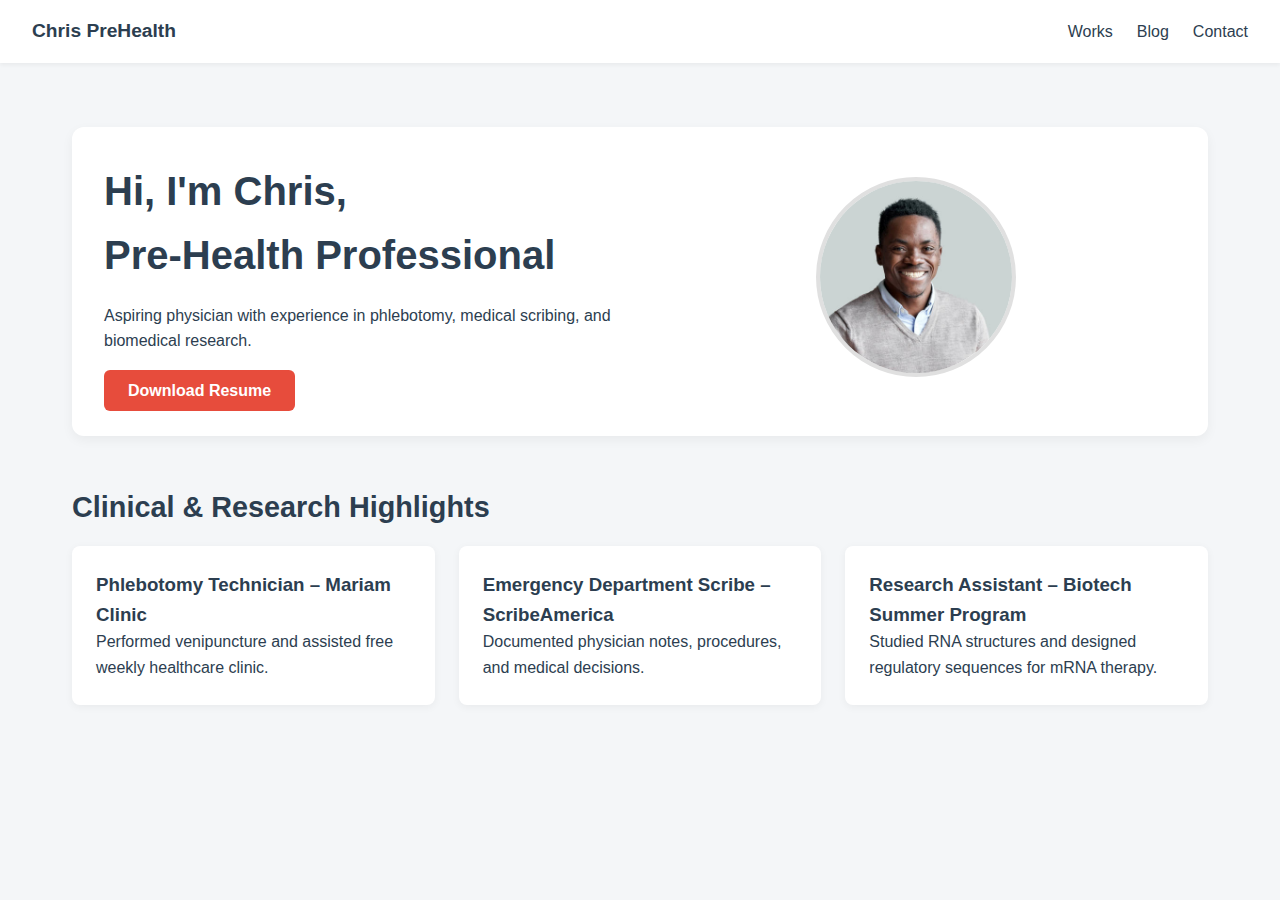
<file: index.html>
<!DOCTYPE html>
<html lang="en">
<head>
    <meta charset="UTF-8" />
    <meta name="viewport" content="width=device-width, initial-scale=1.0"/>
    <title>Chris PreHealth Portfolio</title>
    <link rel="stylesheet" href="styles.css" />
</head>
<body>
    <header class="navbar">
        <div class="logo">Chris PreHealth</div>
        <nav>
            <ul class="nav-links">
                <li><a href="works.html">Works</a></li>
                <li><a href="blog.html">Blog</a></li>
                <li><a href="contact.html">Contact</a></li>
            </ul>
        </nav>
    </header>

    <main class="container">
        <section class="hero">
            <div class="hero-text">
                <h1>Hi, I'm Chris,<br> Pre-Health Professional</h1>
                <p>Aspiring physician with experience in phlebotomy, medical scribing, and biomedical research.</p>
                <a href="./resume/Chris_PreHealth_Resume.pdf" class="btn">Download Resume</a>
            </div>
            <div class="hero-img">
                <img src="assets/img/profile.jpg" alt="Chris PreHealth Headshot" />
            </div>
        </section>

        <section class="posts">
            <h2>Clinical & Research Highlights</h2>
            <div class="cards">
                <div class="card">
                    <h3>Phlebotomy Technician – Mariam Clinic</h3>
                    <p>Performed venipuncture and assisted free weekly healthcare clinic.</p>
                </div>
                <div class="card">
                    <h3>Emergency Department Scribe – ScribeAmerica</h3>
                    <p>Documented physician notes, procedures, and medical decisions.</p>
                </div>
                <div class="card">
                    <h3>Research Assistant – Biotech Summer Program</h3>
                    <p>Studied RNA structures and designed regulatory sequences for mRNA therapy.</p>
                </div>
            </div>
        </section>
    </main>
</body>
</html>
</file>
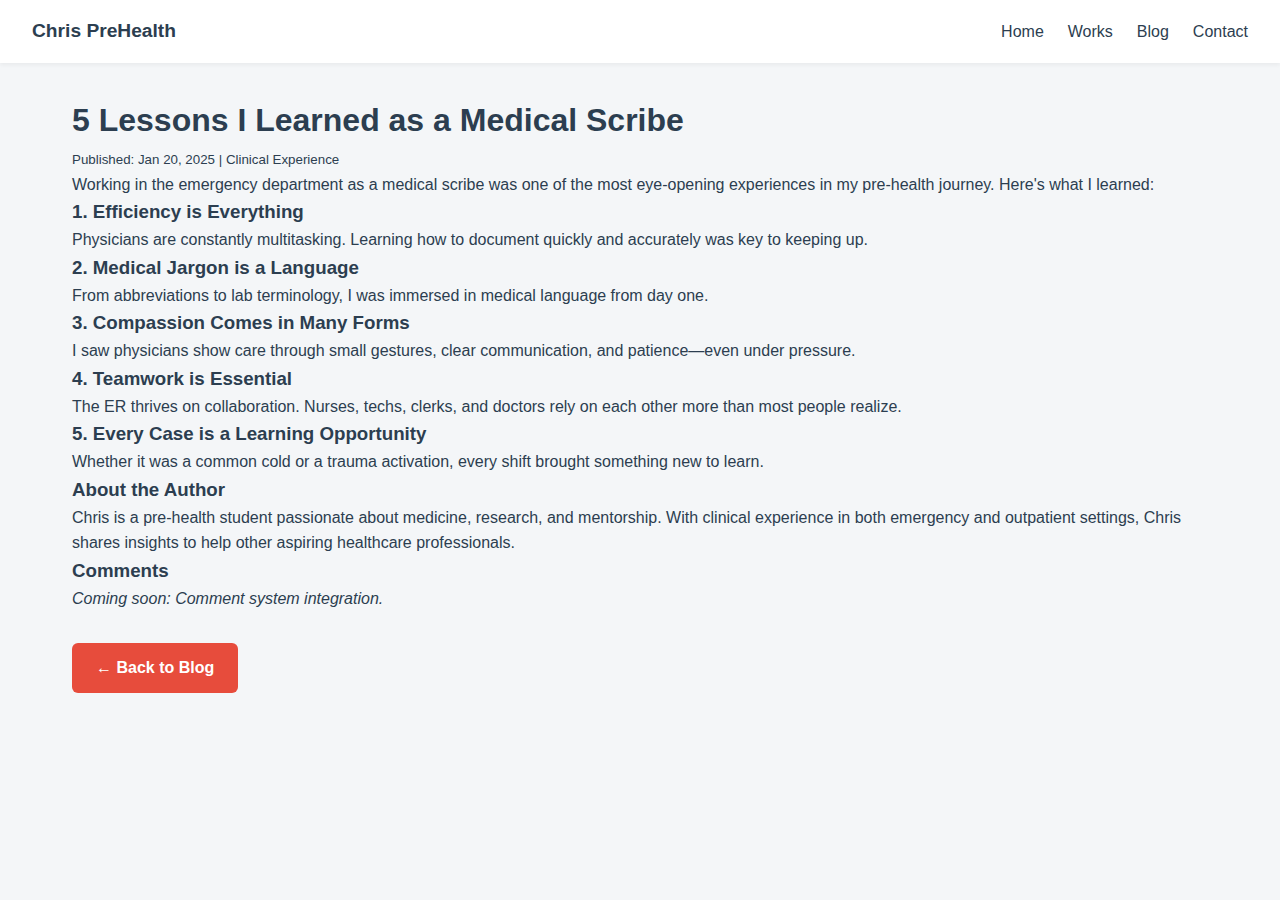
<file: blog-post-1.html>
<!DOCTYPE html>
<html lang="en">
<head>
  <meta charset="UTF-8" />
  <meta name="viewport" content="width=device-width, initial-scale=1.0"/>
  <title>5 Lessons I Learned as a Medical Scribe</title>
  <link rel="stylesheet" href="styles.css" />
</head>
<body>
  <header class="navbar">
    <div class="logo">Chris PreHealth</div>
    <nav>
      <ul class="nav-links">
        <li><a href="index.html">Home</a></li>
        <li><a href="works.html">Works</a></li>
        <li><a href="blog.html">Blog</a></li>
        <li><a href="#">Contact</a></li>
      </ul>
    </nav>
  </header>

  <main class="container">
    <h1>5 Lessons I Learned as a Medical Scribe</h1>
    <p><small>Published: Jan 20, 2025 | Clinical Experience</small></p>

    <article>
      <p>Working in the emergency department as a medical scribe was one of the most eye-opening experiences in my pre-health journey. Here's what I learned:</p>

      <h3>1. Efficiency is Everything</h3>
      <p>Physicians are constantly multitasking. Learning how to document quickly and accurately was key to keeping up.</p>

      <h3>2. Medical Jargon is a Language</h3>
      <p>From abbreviations to lab terminology, I was immersed in medical language from day one.</p>

      <h3>3. Compassion Comes in Many Forms</h3>
      <p>I saw physicians show care through small gestures, clear communication, and patience—even under pressure.</p>

      <h3>4. Teamwork is Essential</h3>
      <p>The ER thrives on collaboration. Nurses, techs, clerks, and doctors rely on each other more than most people realize.</p>

      <h3>5. Every Case is a Learning Opportunity</h3>
      <p>Whether it was a common cold or a trauma activation, every shift brought something new to learn.</p>
    </article>

    <section class="author-bio">
      <h3>About the Author</h3>
      <p>Chris is a pre-health student passionate about medicine, research, and mentorship. With clinical experience in both emergency and outpatient settings, Chris shares insights to help other aspiring healthcare professionals.</p>
    </section>

    <section class="comments">
      <h3>Comments</h3>
      <p><em>Coming soon: Comment system integration.</em></p>
    </section>

    <a href="blog.html" class="btn" style="display:inline-block;margin-top:2rem;">← Back to Blog</a>
  </main>
</body>
</html>
</file>
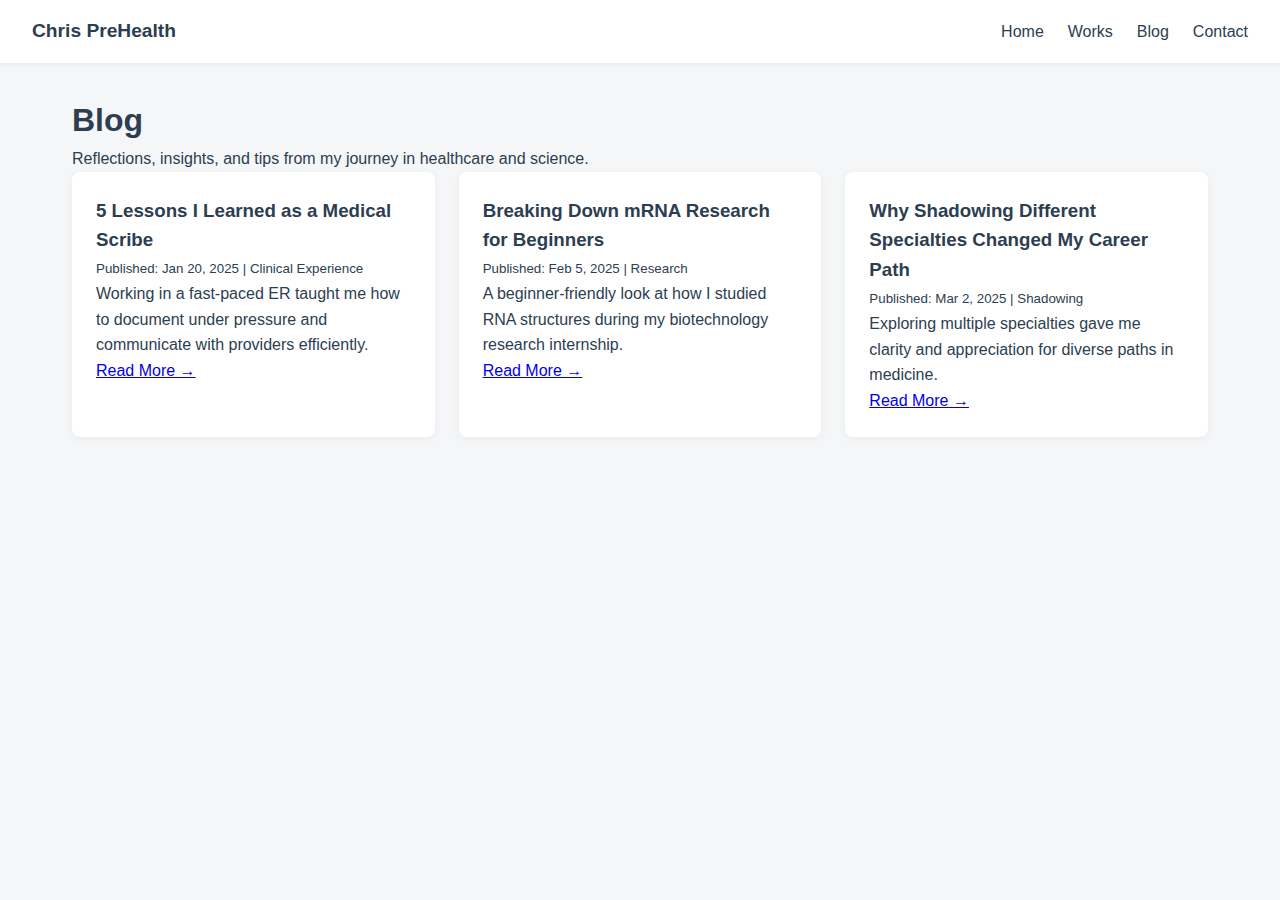
<file: blog.html>
<!DOCTYPE html>
<html lang="en">
<head>
  <meta charset="UTF-8" />
  <meta name="viewport" content="width=device-width, initial-scale=1.0"/>
  <title>Chris PreHealth | Blog</title>
  <link rel="stylesheet" href="styles.css" />
</head>
<body>
  <header class="navbar">
    <div class="logo">Chris PreHealth</div>
    <nav>
      <ul class="nav-links">
        <li><a href="index.html">Home</a></li>
        <li><a href="works.html">Works</a></li>
        <li><a href="blog.html">Blog</a></li>
        <li><a href="contact.html">Contact</a></li>
      </ul>
    </nav>
  </header>

  <main class="container">
    <h1>Blog</h1>
    <p>Reflections, insights, and tips from my journey in healthcare and science.</p>

    <div class="cards">
      <div class="card">
        <h3>5 Lessons I Learned as a Medical Scribe</h3>
        <p><small>Published: Jan 20, 2025 | Clinical Experience</small></p>
        <p>Working in a fast-paced ER taught me how to document under pressure and communicate with providers efficiently.</p>
        <a href="#">Read More →</a>
      </div>
      <div class="card">
        <h3>Breaking Down mRNA Research for Beginners</h3>
        <p><small>Published: Feb 5, 2025 | Research</small></p>
        <p>A beginner-friendly look at how I studied RNA structures during my biotechnology research internship.</p>
        <a href="#">Read More →</a>
      </div>
      <div class="card">
        <h3>Why Shadowing Different Specialties Changed My Career Path</h3>
        <p><small>Published: Mar 2, 2025 | Shadowing</small></p>
        <p>Exploring multiple specialties gave me clarity and appreciation for diverse paths in medicine.</p>
        <a href="#">Read More →</a>
      </div>
    </div>
  </main>
</body>
</html>
</file>
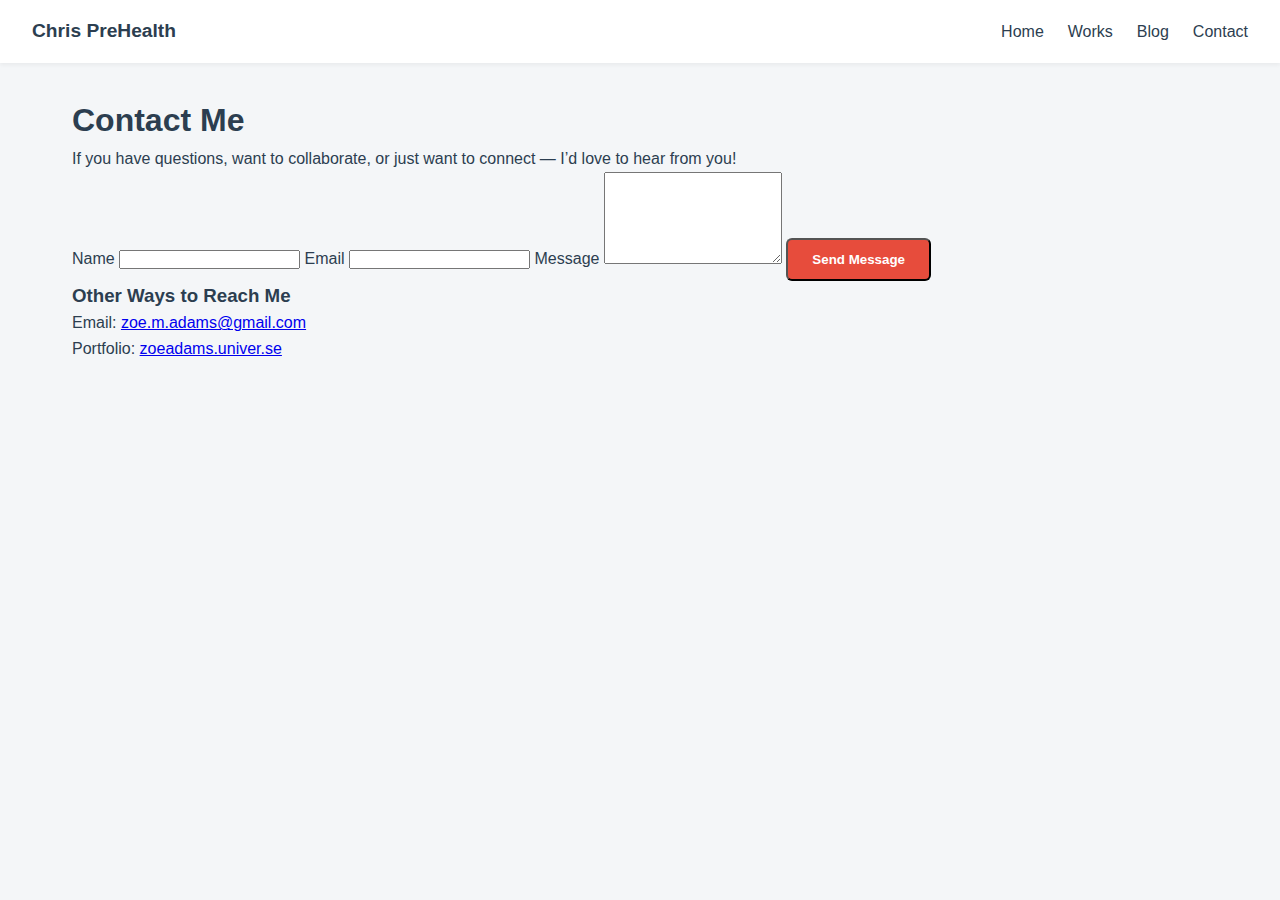
<file: contact.html>
<!DOCTYPE html>
<html lang="en">
<head>
  <meta charset="UTF-8" />
  <meta name="viewport" content="width=device-width, initial-scale=1.0"/>
  <title>Chris PreHealth | Contact</title>
  <link rel="stylesheet" href="styles.css" />
</head>
<body>
  <header class="navbar">
    <div class="logo">Chris PreHealth</div>
    <nav>
      <ul class="nav-links">
        <li><a href="index.html">Home</a></li>
        <li><a href="works.html">Works</a></li>
        <li><a href="blog.html">Blog</a></li>
        <li><a href="contact.html">Contact</a></li>
      </ul>
    </nav>
  </header>

  <main class="container">
    <h1>Contact Me</h1>
    <p>If you have questions, want to collaborate, or just want to connect — I’d love to hear from you!</p>

    <form action="#" method="POST" class="contact-form">
      <label for="name">Name</label>
      <input type="text" id="name" name="name" required />

      <label for="email">Email</label>
      <input type="email" id="email" name="email" required />

      <label for="message">Message</label>
      <textarea id="message" name="message" rows="6" required></textarea>

      <button type="submit" class="btn">Send Message</button>
    </form>

    <section class="author-bio">
      <h3>Other Ways to Reach Me</h3>
      <p>Email: <a href="mailto:zoe.m.adams@gmail.com">zoe.m.adams@gmail.com</a></p>
      <p>Portfolio: <a href="https://zoeadams.univer.se/web-design" target="_blank">zoeadams.univer.se</a></p>
    </section>
  </main>
</body>
</html>
</file>
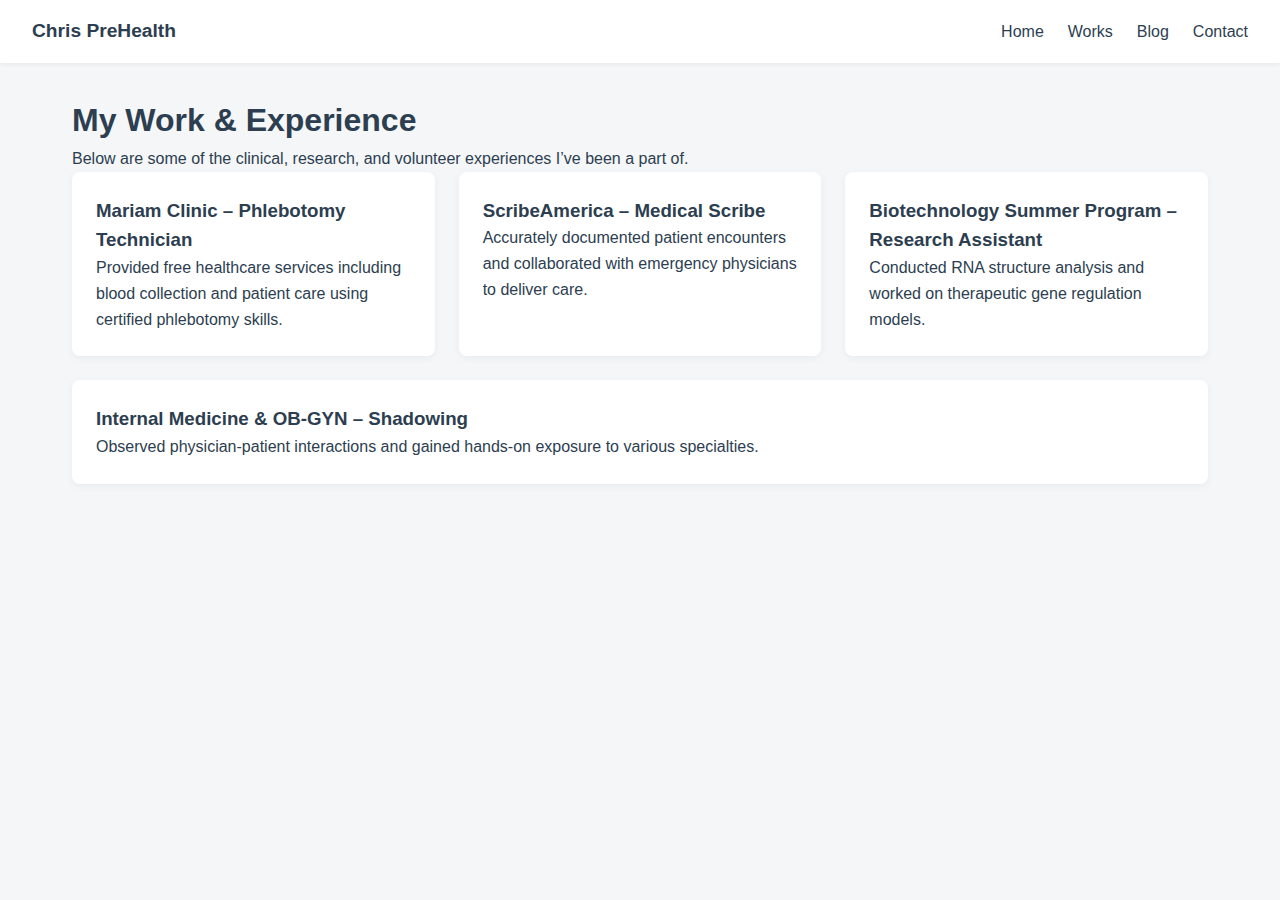
<file: works.html>
<!DOCTYPE html>
<html lang="en">
<head>
  <meta charset="UTF-8" />
  <meta name="viewport" content="width=device-width, initial-scale=1.0"/>
  <title>Chris PreHealth | Works</title>
  <link rel="stylesheet" href="styles.css" />
</head>
<body>
  <header class="navbar">
    <div class="logo">Chris PreHealth</div>
    <nav>
      <ul class="nav-links">
        <li><a href="index.html">Home</a></li>
        <li><a href="works.html">Works</a></li>
        <li><a href="blog.html">Blog</a></li>
        <li><a href="contact.html">Contact</a></li>
      </ul>
    </nav>
  </header>

  <main class="container">
    <h1>My Work & Experience</h1>
    <p>Below are some of the clinical, research, and volunteer experiences I’ve been a part of.</p>

    <div class="cards">
      <div class="card">
        <h3>Mariam Clinic – Phlebotomy Technician</h3>
        <p>Provided free healthcare services including blood collection and patient care using certified phlebotomy skills.</p>
      </div>
      <div class="card">
        <h3>ScribeAmerica – Medical Scribe</h3>
        <p>Accurately documented patient encounters and collaborated with emergency physicians to deliver care.</p>
      </div>
      <div class="card">
        <h3>Biotechnology Summer Program – Research Assistant</h3>
        <p>Conducted RNA structure analysis and worked on therapeutic gene regulation models.</p>
      </div>
      <div class="card">
        <h3>Internal Medicine & OB-GYN – Shadowing</h3>
        <p>Observed physician-patient interactions and gained hands-on exposure to various specialties.</p>
      </div>
    </div>
  </main>
</body>
</html>
</file>
<file: styles.css>
/* Reset & Base */
* {
  margin: 0;
  padding: 0;
  box-sizing: border-box;
}

body {
  font-family: 'Segoe UI', sans-serif;
  background-color: #f4f6f8;
  color: #2c3e50;
  line-height: 1.6;
}

/* Navbar */
.navbar {
  display: flex;
  justify-content: space-between;
  align-items: center;
  background-color: white;
  padding: 1rem 2rem;
  box-shadow: 0 2px 4px rgba(0,0,0,0.05);
  position: sticky;
  top: 0;
  z-index: 10;
}

.logo {
  font-weight: bold;
  font-size: 1.2rem;
}

.nav-links {
  list-style: none;
  display: flex;
  gap: 1.5rem;
}

.nav-links a {
  text-decoration: none;
  color: #2c3e50;
  font-weight: 500;
}

/* Container */
.container {
  max-width: 1200px;
  margin: auto;
  padding: 2rem;
}

/* Hero Section */
.hero {
  display: flex;
  justify-content: space-between;
  align-items: center;
  gap: 2rem;
  flex-wrap: wrap;
  background-color: #ffffff;
  padding: 2rem;
  border-radius: 12px;
  margin-top: 2rem;
  box-shadow: 0 4px 12px rgba(0, 0, 0, 0.05);
}

.hero-text {
  flex: 1;
}

.hero-text h1 {
  font-size: 2.5rem;
  margin-bottom: 1rem;
}

.hero-text p {
  margin-bottom: 1.5rem;
}

.btn {
  background-color: #e74c3c;
  color: white;
  text-decoration: none;
  padding: 0.75rem 1.5rem;
  border-radius: 6px;
  font-weight: 600;
}

.hero-img {
  flex: 1;
  text-align: center;
}

.hero-img img {
  width: 200px;
  height: 200px;
  object-fit: cover;
  border-radius: 50%;
  border: 4px solid #e0e0e0;
}

/* Cards Section */
.posts {
  margin-top: 3rem;
}

.posts h2 {
  font-size: 1.8rem;
  margin-bottom: 1rem;
}

.cards {
  display: flex;
  flex-wrap: wrap;
  gap: 1.5rem;
}

.card {
  background-color: white;
  padding: 1.5rem;
  border-radius: 8px;
  box-shadow: 0 2px 8px rgba(0,0,0,0.05);
  flex: 1 1 30%;
  min-width: 250px;
}

/* Responsive */
@media (max-width: 768px) {
  .hero {
    flex-direction: column;
    text-align: center;
  }

  .hero-img img {
    width: 150px;
    height: 150px;
  }

  .nav-links {
    flex-direction: column;
    gap: 0.5rem;
  }

  .cards {
    flex-direction: column;
  }
}
</file>
